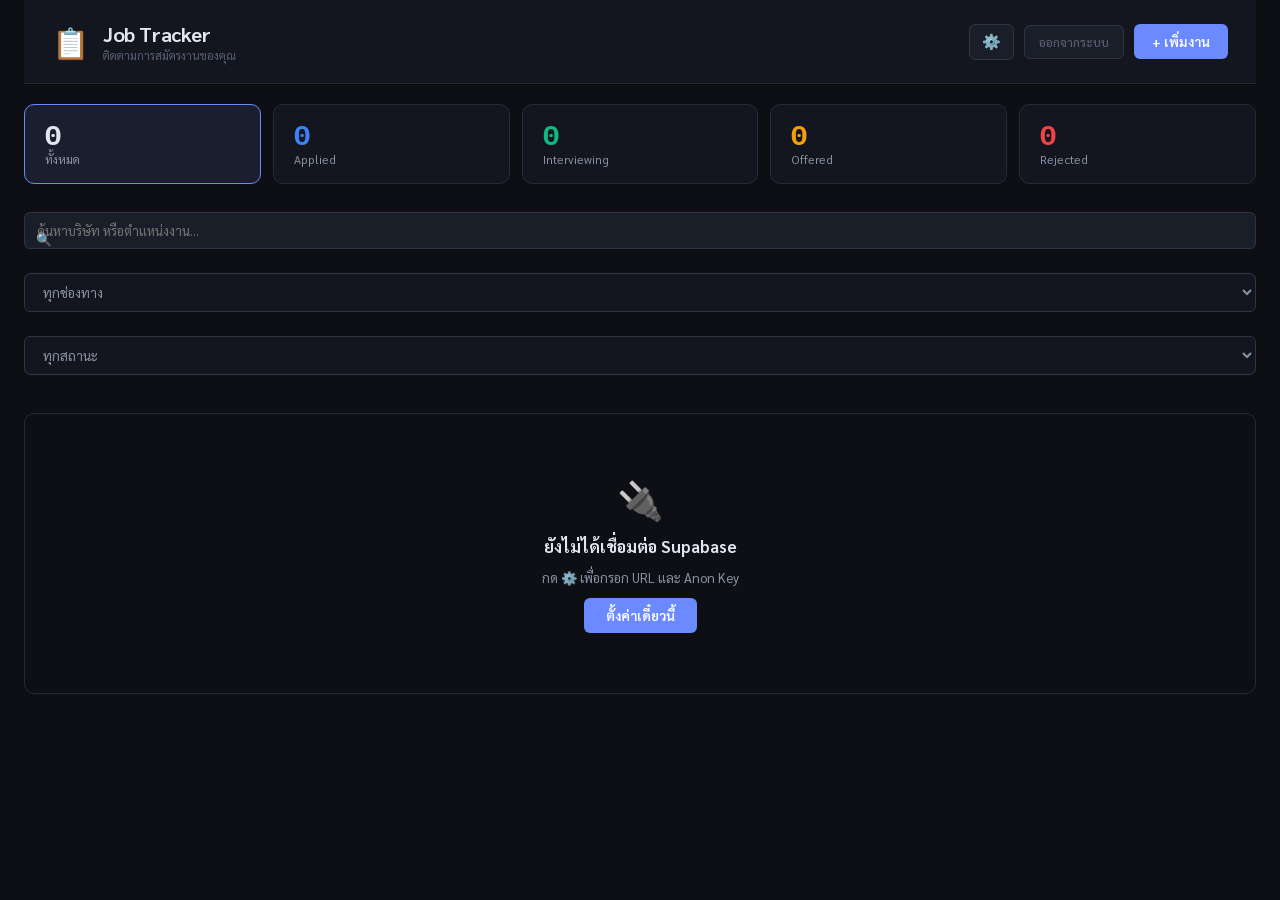
<file: index.html>
<!DOCTYPE html>
<html lang="th">
<head>
  <meta charset="UTF-8" />
  <meta name="viewport" content="width=device-width, initial-scale=1.0" />
  <title>Job Tracker</title>
  <link rel="preconnect" href="https://fonts.googleapis.com" />
  <link href="https://fonts.googleapis.com/css2?family=Sarabun:wght@300;400;500;600;700&family=IBM+Plex+Mono:wght@400;500&display=swap" rel="stylesheet" />
  <link rel="stylesheet" href="style.css" />
  <script>
    /* ── AUTH GUARD: ตรวจ Supabase session ── */
    (async () => {
      const sbUrl  = localStorage.getItem('sb_url');
      const sbKey  = localStorage.getItem('sb_key');
      const token  = localStorage.getItem('sb_access_token');
      const refresh = localStorage.getItem('sb_refresh_token');

      if (!sbUrl || !sbKey) return; // ยังไม่ตั้งค่า Supabase — ปล่อยผ่าน

      if (!token) { window.location.replace('login.html'); return; }

      try {
        const res = await fetch(`${sbUrl}/auth/v1/token?grant_type=refresh_token`, {
          method: 'POST',
          headers: { 'apikey': sbKey, 'Content-Type': 'application/json' },
          body: JSON.stringify({ refresh_token: refresh })
        });
        if (!res.ok) throw new Error('expired');
        const d = await res.json();
        localStorage.setItem('sb_access_token', d.access_token);
        localStorage.setItem('sb_refresh_token', d.refresh_token);
        window.__sbToken = d.access_token;
      } catch {
        localStorage.removeItem('sb_access_token');
        localStorage.removeItem('sb_refresh_token');
        window.location.replace('login.html');
      }
    })();
  </script>
</head>
<body>

<!-- CONFIG MODAL -->
<div id="config-modal" class="modal-overlay hidden">
  <div class="modal-box">
    <h2>⚙️ ตั้งค่า Supabase</h2>
    <p>กรอก URL และ Anon Key จาก Supabase project ของคุณ</p>
    <label>Supabase URL</label>
    <input type="text" id="cfg-url" placeholder="https://xxxx.supabase.co" />
    <label>Anon Key</label>
    <input type="text" id="cfg-key" placeholder="eyJ..." />
    <div class="modal-actions">
      <button class="btn-save" onclick="saveConfig()">บันทึก</button>
    </div>
  </div>
</div>

<!-- ADD/EDIT MODAL -->
<div id="job-modal" class="modal-overlay hidden">
  <div class="modal-box wide">
    <h2 id="modal-title">➕ เพิ่มงานใหม่</h2>
    <div class="form-grid">
      <div class="form-group">
        <label>ชื่อบริษัท *</label>
        <input type="text" id="f-company" placeholder="บริษัท ABC จำกัด" />
      </div>
      <div class="form-group">
        <label>ตำแหน่งงาน *</label>
        <input type="text" id="f-position" placeholder="Software Engineer" />
      </div>
      <div class="form-group">
        <label>ที่มา (URL)</label>
        <input type="url" id="f-url" placeholder="https://jobsdb.com/..." />
      </div>
      <div class="form-group">
        <label>ช่องทาง</label>
        <select id="f-source">
          <option value="">-- เลือก --</option>
          <option>Jobsdb</option>
          <option>JobThai</option>
          <option>Jobtopgun</option>
          <option>LinkedIn</option>
          <option>Facebook</option>
          <option>Company Website</option>
          <option>Referral</option>
          <option>อื่นๆ</option>
        </select>
      </div>
      <div class="form-group">
        <label>สถานะ</label>
        <select id="f-status">
          <option value="Applied">Applied</option>
          <option value="Interviewing">Interviewing</option>
          <option value="Offered">Offered</option>
          <option value="Rejected">Rejected</option>
          <option value="Withdrawn">Withdrawn</option>
        </select>
      </div>
      <div class="form-group">
        <label>เงินเดือน (บาท)</label>
        <input type="text" id="f-salary" placeholder="35,000 - 45,000" />
      </div>
      <div class="form-group">
        <label>สถานที่</label>
        <input type="text" id="f-location" placeholder="คลองเตย กรุงเทพ" />
      </div>
      <div class="form-group">
        <label>การเดินทาง</label>
        <input type="text" id="f-commute" placeholder="BTS พร้อมพงษ์" />
      </div>
      <div class="form-group">
        <label>วันที่สมัคร</label>
        <input type="date" id="f-date" />
      </div>
      <div class="form-group span2">
        <label>หมายเหตุ</label>
        <textarea id="f-notes" rows="2" placeholder="บันทึกเพิ่มเติม..."></textarea>
      </div>
    </div>
    <div class="modal-actions">
      <button class="btn-cancel" onclick="closeModal()">ยกเลิก</button>
      <button class="btn-save" onclick="saveJob()">บันทึก</button>
    </div>
  </div>
</div>

<!-- MAIN APP -->
<div class="app">
  <!-- HEADER -->
  <header>
    <div class="header-left">
      <div class="logo">📋</div>
      <div>
        <h1>Job Tracker</h1>
        <p class="subtitle">ติดตามการสมัครงานของคุณ</p>
      </div>
    </div>
    <div class="header-right">
      <button class="btn-config" onclick="openConfig()" title="ตั้งค่า Supabase">⚙️</button>
      <button class="btn-logout" onclick="doLogout()" title="ออกจากระบบ">ออกจากระบบ</button>
      <button class="btn-add" onclick="openAddModal()">+ เพิ่มงาน</button>
    </div>
  </header>

  <!-- STATS -->
  <div class="stats-row" id="stats-row">
    <div class="stat-card" data-filter="all">
      <span class="stat-num" id="s-total">0</span>
      <span class="stat-label">ทั้งหมด</span>
    </div>
    <div class="stat-card applied" data-filter="Applied">
      <span class="stat-num" id="s-applied">0</span>
      <span class="stat-label">Applied</span>
    </div>
    <div class="stat-card interviewing" data-filter="Interviewing">
      <span class="stat-num" id="s-interviewing">0</span>
      <span class="stat-label">Interviewing</span>
    </div>
    <div class="stat-card offered" data-filter="Offered">
      <span class="stat-num" id="s-offered">0</span>
      <span class="stat-label">Offered</span>
    </div>
    <div class="stat-card rejected" data-filter="Rejected">
      <span class="stat-num" id="s-rejected">0</span>
      <span class="stat-label">Rejected</span>
    </div>
  </div>

  <!-- TOOLBAR -->
  <div class="toolbar">
    <div class="search-wrap">
      <span class="search-icon">🔍</span>
      <input type="text" id="search-input" placeholder="ค้นหาบริษัท หรือตำแหน่งงาน..." oninput="filterJobs()" />
    </div>
    <select id="filter-source" onchange="filterJobs()">
      <option value="">ทุกช่องทาง</option>
      <option>Jobsdb</option>
      <option>JobThai</option>
      <option>Jobtopgun</option>
      <option>LinkedIn</option>
      <option>Facebook</option>
      <option>Company Website</option>
      <option>Referral</option>
      <option>อื่นๆ</option>
    </select>
    <select id="filter-status" onchange="filterJobs()">
      <option value="">ทุกสถานะ</option>
      <option>Applied</option>
      <option>Interviewing</option>
      <option>Offered</option>
      <option>Rejected</option>
      <option>Withdrawn</option>
    </select>
    <span id="result-count" class="result-count"></span>
  </div>

  <!-- TABLE -->
  <div class="table-wrap">
    <div id="loading" class="loading-state">
      <div class="spinner"></div>
      <p>กำลังโหลด...</p>
    </div>
    <div id="no-config" class="empty-state hidden">
      <div class="empty-icon">🔌</div>
      <h3>ยังไม่ได้เชื่อมต่อ Supabase</h3>
      <p>กด ⚙️ เพื่อกรอก URL และ Anon Key</p>
      <button class="btn-save" onclick="openConfig()">ตั้งค่าเดี๋ยวนี้</button>
    </div>
    <div id="empty-jobs" class="empty-state hidden">
      <div class="empty-icon">📭</div>
      <h3>ยังไม่มีงานที่บันทึกไว้</h3>
      <p>เริ่มเพิ่มงานที่สมัครได้เลย</p>
      <button class="btn-save" onclick="openAddModal()">+ เพิ่มงานแรก</button>
    </div>
    <table id="job-table" class="hidden">
      <thead>
        <tr>
          <th>#</th>
          <th>บริษัท / ตำแหน่ง</th>
          <th>ช่องทาง</th>
          <th>สถานะ</th>
          <th>สถานที่</th>
          <th>เงินเดือน</th>
          <th>วันที่สมัคร</th>
          <th>Action</th>
        </tr>
      </thead>
      <tbody id="job-tbody"></tbody>
    </table>
  </div>
</div>

<script src="app.js"></script>
</body>
</html>
</file>
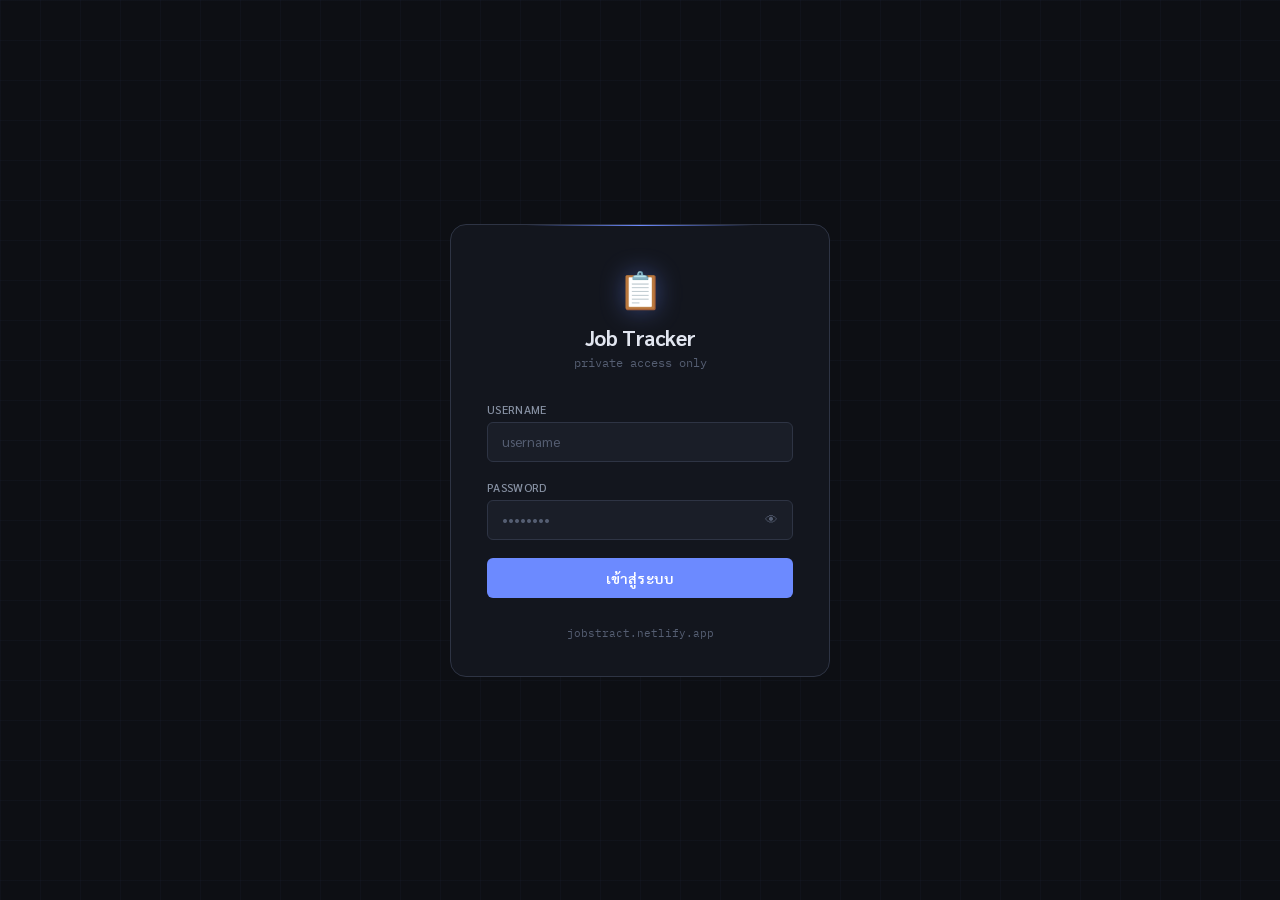
<file: login.html>
<!DOCTYPE html>
<html lang="th">
<head>
  <meta charset="UTF-8" />
  <meta name="viewport" content="width=device-width, initial-scale=1.0" />
  <title>Job Tracker — เข้าสู่ระบบ</title>
  <link rel="preconnect" href="https://fonts.googleapis.com" />
  <link href="https://fonts.googleapis.com/css2?family=Sarabun:wght@300;400;500;600;700&family=IBM+Plex+Mono:wght@400;500&display=swap" rel="stylesheet" />
  <style>
    *, *::before, *::after { box-sizing: border-box; margin: 0; padding: 0; }
    :root {
      --bg: #0d0f14; --bg2: #13161e; --bg3: #1a1e28;
      --border: #252a36; --border2: #2e3444;
      --text: #e2e6f0; --text2: #8892a4; --text3: #555e72;
      --accent: #6c8aff; --accent2: #4f6bdb;
      --radius-sm: 6px;
      --font: 'Sarabun', sans-serif;
      --mono: 'IBM Plex Mono', monospace;
    }
    html { font-size: 15px; }
    body {
      background: var(--bg);
      color: var(--text);
      font-family: var(--font);
      min-height: 100vh;
      display: flex; align-items: center; justify-content: center;
      padding: 20px;
      background-image:
        linear-gradient(rgba(108,138,255,.03) 1px, transparent 1px),
        linear-gradient(90deg, rgba(108,138,255,.03) 1px, transparent 1px);
      background-size: 40px 40px;
    }

    .card {
      background: var(--bg2);
      border: 1px solid var(--border2);
      border-radius: 16px;
      padding: 40px 36px 36px;
      width: 100%; max-width: 380px;
      animation: slideUp .25s ease;
      position: relative; overflow: hidden;
    }
    .card::before {
      content: '';
      position: absolute; top: 0; left: 50%; transform: translateX(-50%);
      width: 60%; height: 1px;
      background: linear-gradient(90deg, transparent, var(--accent), transparent);
    }
    @keyframes slideUp { from { transform: translateY(18px); opacity: 0; } }
    @keyframes shake {
      0%,100% { transform: translateX(0); }
      20% { transform: translateX(-8px); }
      40% { transform: translateX(8px); }
      60% { transform: translateX(-5px); }
      80% { transform: translateX(5px); }
    }
    .shake { animation: shake .35s ease; }

    .brand { text-align: center; margin-bottom: 32px; }
    .brand-icon {
      font-size: 2.4rem; display: block; margin-bottom: 12px;
      filter: drop-shadow(0 0 12px rgba(108,138,255,.4));
    }
    .brand h1 { font-size: 1.4rem; font-weight: 700; letter-spacing: -0.02em; }
    .brand p { font-size: 0.78rem; color: var(--text3); margin-top: 4px; font-family: var(--mono); }

    .form-group { margin-bottom: 18px; }
    label {
      display: block; font-size: 0.78rem; color: var(--text2);
      margin-bottom: 5px; font-weight: 500;
      letter-spacing: 0.03em; text-transform: uppercase;
    }
    input {
      width: 100%; padding: 10px 14px;
      background: var(--bg3); border: 1px solid var(--border2);
      border-radius: var(--radius-sm);
      color: var(--text); font-family: var(--mono); font-size: 0.9rem;
      outline: none; transition: border-color .15s, box-shadow .15s;
    }
    input:focus { border-color: var(--accent); box-shadow: 0 0 0 3px rgba(108,138,255,.12); }
    input::placeholder { color: var(--text3); font-family: var(--font); }

    .pwd-wrap { position: relative; }
    .pwd-wrap input { padding-right: 44px; }
    .pwd-toggle {
      position: absolute; right: 11px; top: 50%; transform: translateY(-50%);
      background: none; border: none; color: var(--text3);
      cursor: pointer; font-size: 0.85rem; padding: 4px;
      transition: color .15s; line-height: 1;
    }
    .pwd-toggle:hover { color: var(--text2); }

    .btn-submit {
      width: 100%; background: var(--accent); border: none; color: #fff;
      border-radius: var(--radius-sm); padding: 11px;
      font-family: var(--font); font-size: 0.95rem; font-weight: 600;
      cursor: pointer; transition: background .15s, transform .1s;
      margin-top: 6px; display: flex; align-items: center;
      justify-content: center; gap: 8px; letter-spacing: 0.01em;
    }
    .btn-submit:hover:not(:disabled) { background: var(--accent2); transform: translateY(-1px); }
    .btn-submit:disabled { opacity: .5; cursor: not-allowed; transform: none; }

    .spinner {
      width: 16px; height: 16px;
      border: 2px solid rgba(255,255,255,.3); border-top-color: #fff;
      border-radius: 50%; animation: spin .6s linear infinite; display: none;
    }
    .btn-submit.loading .spinner { display: block; }
    .btn-submit.loading .btn-text { display: none; }
    @keyframes spin { to { transform: rotate(360deg); } }

    .msg {
      display: none; padding: 10px 14px;
      border-radius: var(--radius-sm); font-size: 0.84rem;
      margin-top: 14px; animation: fadeIn .2s ease;
    }
    @keyframes fadeIn { from { opacity: 0; } }
    .msg.error {
      display: block;
      background: rgba(239,68,68,.1); border: 1px solid rgba(239,68,68,.25); color: #fca5a5;
    }

    .footer { text-align: center; margin-top: 28px; font-size: 0.72rem; color: var(--text3); font-family: var(--mono); }

    @media (max-width: 480px) { .card { padding: 28px 22px 24px; } }
  </style>
</head>
<body>
<div class="card" id="card">
  <div class="brand">
    <span class="brand-icon">📋</span>
    <h1>Job Tracker</h1>
    <p>private access only</p>
  </div>

  <div class="form-group">
    <label>Username</label>
    <input type="text" id="username" placeholder="username"
           autocomplete="username" autocapitalize="none" spellcheck="false"
           onkeydown="if(event.key==='Enter')document.getElementById('password').focus()" />
  </div>
  <div class="form-group">
    <label>Password</label>
    <div class="pwd-wrap">
      <input type="password" id="password" placeholder="••••••••"
             autocomplete="current-password"
             onkeydown="if(event.key==='Enter')doLogin()" />
      <button class="pwd-toggle" type="button" onclick="togglePwd(this)">👁</button>
    </div>
  </div>

  <button class="btn-submit" id="btn" onclick="doLogin()">
    <span class="btn-text">เข้าสู่ระบบ</span>
    <div class="spinner"></div>
  </button>
  <div class="msg" id="msg"></div>

  <div class="footer">jobstract.netlify.app</div>
</div>

<script>
const SB_URL = localStorage.getItem('sb_url') || '';
const SB_KEY = localStorage.getItem('sb_key') || '';

/* ── ถ้า session ยังดีอยู่ → ข้ามไป app เลย ── */
(async () => {
  const token   = localStorage.getItem('sb_access_token');
  const refresh = localStorage.getItem('sb_refresh_token');
  if (!token || !SB_URL || !SB_KEY) return;
  try {
    const res = await fetch(`${SB_URL}/auth/v1/token?grant_type=refresh_token`, {
      method: 'POST',
      headers: { 'apikey': SB_KEY, 'Content-Type': 'application/json' },
      body: JSON.stringify({ refresh_token: refresh })
    });
    if (!res.ok) throw new Error();
    const d = await res.json();
    localStorage.setItem('sb_access_token', d.access_token);
    localStorage.setItem('sb_refresh_token', d.refresh_token);
    window.location.replace('index.html');
  } catch {
    localStorage.removeItem('sb_access_token');
    localStorage.removeItem('sb_refresh_token');
  }
})();

function togglePwd(btn) {
  const inp = document.getElementById('password');
  inp.type = inp.type === 'password' ? 'text' : 'password';
  btn.textContent = inp.type === 'password' ? '👁' : '🙈';
}

async function doLogin() {
  const username = document.getElementById('username').value.trim();
  const password = document.getElementById('password').value;
  if (!username || !password) { showErr('กรุณากรอก Username และ Password'); return; }
  if (!SB_URL || !SB_KEY)    { showErr('ยังไม่ได้ตั้งค่า Supabase — กรุณากรอก URL/Key ใน app ก่อน'); return; }

  setBusy(true);
  clearMsg();

  /* username → fake email รูปแบบ username@app.local */
  const email = `${username}@app.local`;

  try {
    const res = await fetch(`${SB_URL}/auth/v1/token?grant_type=password`, {
      method: 'POST',
      headers: { 'apikey': SB_KEY, 'Content-Type': 'application/json' },
      body: JSON.stringify({ email, password })
    });
    const data = await res.json();

    if (res.ok && data.access_token) {
      localStorage.setItem('sb_access_token', data.access_token);
      localStorage.setItem('sb_refresh_token', data.refresh_token);
      window.location.replace('index.html');
    } else {
      const raw = data.error_description || data.msg || data.message || '';
      const map = {
        'Invalid login credentials': 'Username หรือ Password ไม่ถูกต้อง',
        'Email not confirmed':        'บัญชียังไม่ได้รับการยืนยัน',
      };
      showErr(map[raw] || raw || 'เข้าสู่ระบบไม่สำเร็จ');
    }
  } catch {
    showErr('เชื่อมต่อ Supabase ไม่ได้ กรุณาลองใหม่');
  } finally {
    setBusy(false);
  }
}

function setBusy(on) {
  const btn = document.getElementById('btn');
  btn.classList.toggle('loading', on);
  btn.disabled = on;
}
function showErr(txt) {
  const el = document.getElementById('msg');
  el.textContent = txt; el.className = 'msg error';
  const card = document.getElementById('card');
  card.classList.remove('shake'); void card.offsetWidth; card.classList.add('shake');
}
function clearMsg() {
  const el = document.getElementById('msg');
  el.className = 'msg'; el.textContent = '';
}
</script>
</body>
</html>
</file>
<file: style.css>
/* ===================== RESET & ROOT ===================== */
*, *::before, *::after { box-sizing: border-box; margin: 0; padding: 0; }

:root {
  --bg: #0d0f14;
  --bg2: #13161e;
  --bg3: #1a1e28;
  --border: #252a36;
  --border2: #2e3444;
  --text: #e2e6f0;
  --text2: #8892a4;
  --text3: #555e72;
  --accent: #6c8aff;
  --accent2: #4f6bdb;

  --applied: #3b82f6;
  --interviewing: #10b981;
  --offered: #f59e0b;
  --rejected: #ef4444;
  --withdrawn: #6b7280;

  --source-jobsdb: #7c3aed;
  --source-jobthai: #d97706;
  --source-jobtopgun: #0ea5e9;

  --radius: 10px;
  --radius-sm: 6px;
  --font: 'Sarabun', sans-serif;
  --mono: 'IBM Plex Mono', monospace;
}

html { font-size: 15px; }
body {
  background: var(--bg);
  color: var(--text);
  font-family: var(--font);
  min-height: 100vh;
  overflow-x: hidden;
}

/* ===================== HEADER ===================== */
header {
  display: flex;
  align-items: center;
  justify-content: space-between;
  padding: 20px 28px;
  border-bottom: 1px solid var(--border);
  background: var(--bg2);
  position: sticky;
  top: 0;
  z-index: 50;
  backdrop-filter: blur(12px);
}

.header-left { display: flex; align-items: center; gap: 14px; }
.logo { font-size: 2rem; line-height: 1; }

h1 {
  font-size: 1.35rem;
  font-weight: 700;
  letter-spacing: -0.02em;
  color: var(--text);
}
.subtitle { font-size: 0.78rem; color: var(--text3); margin-top: 1px; }

.header-right { display: flex; align-items: center; gap: 10px; }

.btn-config {
  background: var(--bg3);
  border: 1px solid var(--border2);
  color: var(--text2);
  border-radius: var(--radius-sm);
  padding: 8px 12px;
  cursor: pointer;
  font-size: 1rem;
  transition: all .15s;
}
.btn-config:hover { background: var(--border2); color: var(--text); }

.btn-logout {
  background: var(--bg3);
  border: 1px solid var(--border2);
  color: var(--text3);
  border-radius: var(--radius-sm);
  padding: 8px 14px;
  font-family: var(--font);
  font-size: 0.82rem;
  font-weight: 500;
  cursor: pointer;
  transition: all .15s;
}
.btn-logout:hover {
  background: rgba(239,68,68,.12);
  border-color: rgba(239,68,68,.3);
  color: #fca5a5;
}

.btn-add {
  background: var(--accent);
  border: none;
  color: #fff;
  border-radius: var(--radius-sm);
  padding: 9px 18px;
  font-family: var(--font);
  font-size: 0.9rem;
  font-weight: 600;
  cursor: pointer;
  transition: all .15s;
  letter-spacing: 0.01em;
}
.btn-add:hover { background: var(--accent2); transform: translateY(-1px); }

/* ===================== APP ===================== */
.app { max-width: 1400px; margin: 0 auto; padding: 0 24px 40px; }

/* ===================== STATS ===================== */
.stats-row {
  display: grid;
  grid-template-columns: repeat(5, 1fr);
  gap: 12px;
  padding: 20px 0 16px;
}

.stat-card {
  background: var(--bg2);
  border: 1px solid var(--border);
  border-radius: var(--radius);
  padding: 16px 20px;
  cursor: pointer;
  transition: all .2s;
  display: flex;
  flex-direction: column;
  gap: 4px;
}
.stat-card:hover { border-color: var(--accent); transform: translateY(-2px); }
.stat-card.active { border-color: var(--accent); background: #1a1e2e; }

.stat-num {
  font-size: 1.8rem;
  font-weight: 700;
  font-family: var(--mono);
  line-height: 1;
}
.stat-label { font-size: 0.78rem; color: var(--text2); }

.stat-card.applied .stat-num   { color: var(--applied); }
.stat-card.interviewing .stat-num { color: var(--interviewing); }
.stat-card.offered .stat-num   { color: var(--offered); }
.stat-card.rejected .stat-num  { color: var(--rejected); }

/* ===================== TOOLBAR ===================== */
.toolbar {
  display: flex;
  align-items: center;
  gap: 10px;
  padding: 12px 0 14px;
  flex-wrap: wrap;
}

.search-wrap {
  flex: 1;
  min-width: 220px;
  position: relative;
}
.search-icon {
  position: absolute;
  left: 12px;
  top: 50%;
  transform: translateY(-50%);
  font-size: 0.85rem;
  pointer-events: none;
}
.search-wrap input {
  width: 100%;
  padding: 9px 12px 9px 36px;
  background: var(--bg2);
  border: 1px solid var(--border2);
  border-radius: var(--radius-sm);
  color: var(--text);
  font-family: var(--font);
  font-size: 0.88rem;
  outline: none;
  transition: border-color .15s;
}
.search-wrap input:focus { border-color: var(--accent); }

.toolbar select {
  padding: 9px 14px;
  background: var(--bg2);
  border: 1px solid var(--border2);
  border-radius: var(--radius-sm);
  color: var(--text2);
  font-family: var(--font);
  font-size: 0.88rem;
  outline: none;
  cursor: pointer;
}
.toolbar select:focus { border-color: var(--accent); }

.result-count {
  font-size: 0.78rem;
  color: var(--text3);
  font-family: var(--mono);
  white-space: nowrap;
}

/* ===================== TABLE ===================== */
.table-wrap {
  overflow-x: auto;
  border-radius: var(--radius);
  border: 1px solid var(--border);
}

table {
  width: 100%;
  border-collapse: collapse;
  font-size: 0.88rem;
}
thead { background: var(--bg3); }
thead th {
  padding: 12px 16px;
  text-align: left;
  font-weight: 600;
  color: var(--text2);
  font-size: 0.78rem;
  letter-spacing: 0.05em;
  text-transform: uppercase;
  border-bottom: 1px solid var(--border);
  white-space: nowrap;
}

tbody tr {
  border-bottom: 1px solid var(--border);
  transition: background .12s;
}
tbody tr:last-child { border-bottom: none; }
tbody tr:hover { background: var(--bg3); }

td {
  padding: 12px 16px;
  vertical-align: middle;
  color: var(--text);
}

.row-num {
  font-family: var(--mono);
  font-size: 0.75rem;
  color: var(--text3);
}

.company-name {
  font-weight: 600;
  color: var(--text);
  display: flex;
  align-items: center;
  gap: 6px;
}
.company-name a { color: var(--accent); font-size: 0.75rem; }
.position-name { font-size: 0.8rem; color: var(--text2); margin-top: 2px; }

/* STATUS BADGES */
.badge {
  display: inline-flex;
  align-items: center;
  padding: 3px 10px;
  border-radius: 20px;
  font-size: 0.76rem;
  font-weight: 600;
  letter-spacing: 0.02em;
  white-space: nowrap;
}
.badge-applied     { background: rgba(59,130,246,.15); color: var(--applied); border: 1px solid rgba(59,130,246,.3); }
.badge-interviewing { background: rgba(16,185,129,.15); color: var(--interviewing); border: 1px solid rgba(16,185,129,.3); }
.badge-offered     { background: rgba(245,158,11,.15); color: var(--offered); border: 1px solid rgba(245,158,11,.3); }
.badge-rejected    { background: rgba(239,68,68,.15); color: var(--rejected); border: 1px solid rgba(239,68,68,.3); }
.badge-withdrawn   { background: rgba(107,114,128,.15); color: var(--withdrawn); border: 1px solid rgba(107,114,128,.3); }

/* SOURCE BADGES */
.source-badge {
  display: inline-block;
  padding: 3px 10px;
  border-radius: 20px;
  font-size: 0.75rem;
  font-weight: 600;
  white-space: nowrap;
}
.src-jobsdb { background: rgba(124,58,237,.2); color: #a78bfa; }
.src-jobthai { background: rgba(217,119,6,.2); color: #fbbf24; }
.src-jobtopgun { background: rgba(14,165,233,.2); color: #38bdf8; }
.src-linkedin { background: rgba(10,102,194,.2); color: #6baaff; }
.src-facebook { background: rgba(66,103,178,.2); color: #7a9bd4; }
.src-default { background: var(--bg3); color: var(--text2); }

.salary-text { font-family: var(--mono); font-size: 0.82rem; color: var(--text2); }
.location-text { font-size: 0.84rem; color: var(--text2); }
.date-text { font-family: var(--mono); font-size: 0.8rem; color: var(--text3); white-space: nowrap; }

/* ACTION BUTTONS */
.action-btns { display: flex; gap: 6px; }
.btn-edit, .btn-delete {
  border: none;
  border-radius: var(--radius-sm);
  padding: 5px 10px;
  font-size: 0.78rem;
  cursor: pointer;
  transition: all .12s;
}
.btn-edit { background: rgba(108,138,255,.15); color: var(--accent); }
.btn-edit:hover { background: rgba(108,138,255,.3); }
.btn-delete { background: rgba(239,68,68,.1); color: var(--rejected); }
.btn-delete:hover { background: rgba(239,68,68,.25); }

/* ===================== STATES ===================== */
.loading-state, .empty-state {
  display: flex;
  flex-direction: column;
  align-items: center;
  justify-content: center;
  padding: 60px 20px;
  gap: 12px;
  text-align: center;
}
.empty-icon { font-size: 2.5rem; }
.empty-state h3 { font-size: 1.1rem; color: var(--text); }
.empty-state p { color: var(--text2); font-size: 0.88rem; }

.spinner {
  width: 32px; height: 32px;
  border: 3px solid var(--border2);
  border-top-color: var(--accent);
  border-radius: 50%;
  animation: spin .7s linear infinite;
}
@keyframes spin { to { transform: rotate(360deg); } }

/* ===================== MODAL ===================== */
.modal-overlay {
  position: fixed; inset: 0;
  background: rgba(0,0,0,.7);
  backdrop-filter: blur(4px);
  z-index: 100;
  display: flex;
  align-items: center;
  justify-content: center;
  padding: 20px;
  animation: fadeIn .15s ease;
}
@keyframes fadeIn { from { opacity: 0 } }

.modal-box {
  background: var(--bg2);
  border: 1px solid var(--border2);
  border-radius: 14px;
  padding: 28px;
  width: 100%;
  max-width: 480px;
  max-height: 90vh;
  overflow-y: auto;
  animation: slideUp .2s ease;
}
.modal-box.wide { max-width: 680px; }
@keyframes slideUp { from { transform: translateY(20px); opacity: 0; } }

.modal-box h2 { font-size: 1.1rem; margin-bottom: 8px; }
.modal-box p { color: var(--text2); font-size: 0.85rem; margin-bottom: 16px; }

label { display: block; font-size: 0.78rem; color: var(--text2); margin-bottom: 4px; font-weight: 500; }

input[type=text], input[type=url], input[type=date], input[type=email],
select, textarea {
  width: 100%;
  padding: 9px 12px;
  background: var(--bg3);
  border: 1px solid var(--border2);
  border-radius: var(--radius-sm);
  color: var(--text);
  font-family: var(--font);
  font-size: 0.88rem;
  outline: none;
  transition: border-color .15s;
  margin-bottom: 14px;
}
input:focus, select:focus, textarea:focus { border-color: var(--accent); }
textarea { resize: vertical; }

.form-grid {
  display: grid;
  grid-template-columns: 1fr 1fr;
  gap: 0 16px;
}
.form-grid .span2 { grid-column: span 2; }
@media (max-width: 580px) {
  .form-grid { grid-template-columns: 1fr; }
  .form-grid .span2 { grid-column: span 1; }
}

.modal-actions {
  display: flex;
  justify-content: flex-end;
  gap: 10px;
  margin-top: 4px;
}
.btn-save {
  background: var(--accent);
  border: none;
  color: #fff;
  border-radius: var(--radius-sm);
  padding: 9px 22px;
  font-family: var(--font);
  font-size: 0.9rem;
  font-weight: 600;
  cursor: pointer;
  transition: background .15s;
}
.btn-save:hover { background: var(--accent2); }
.btn-cancel {
  background: var(--bg3);
  border: 1px solid var(--border2);
  color: var(--text2);
  border-radius: var(--radius-sm);
  padding: 9px 18px;
  font-family: var(--font);
  font-size: 0.9rem;
  cursor: pointer;
}
.btn-cancel:hover { background: var(--border2); color: var(--text); }

/* ===================== HIDDEN ===================== */
.hidden { display: none !important; }

/* ===================== NOTIFICATION ===================== */
#toast {
  position: fixed;
  bottom: 24px;
  right: 24px;
  background: var(--bg3);
  border: 1px solid var(--border2);
  border-left: 3px solid var(--interviewing);
  color: var(--text);
  padding: 12px 20px;
  border-radius: var(--radius-sm);
  font-size: 0.88rem;
  z-index: 200;
  animation: slideInRight .2s ease;
  max-width: 300px;
}
@keyframes slideInRight { from { transform: translateX(20px); opacity: 0; } }

/* ===================== RESPONSIVE ===================== */
@media (max-width: 900px) {
  .stats-row { grid-template-columns: repeat(3, 1fr); }
}
@media (max-width: 600px) {
  .stats-row { grid-template-columns: repeat(2, 1fr); }
  header { padding: 14px 16px; }
  .app { padding: 0 12px 32px; }
}
</file>
